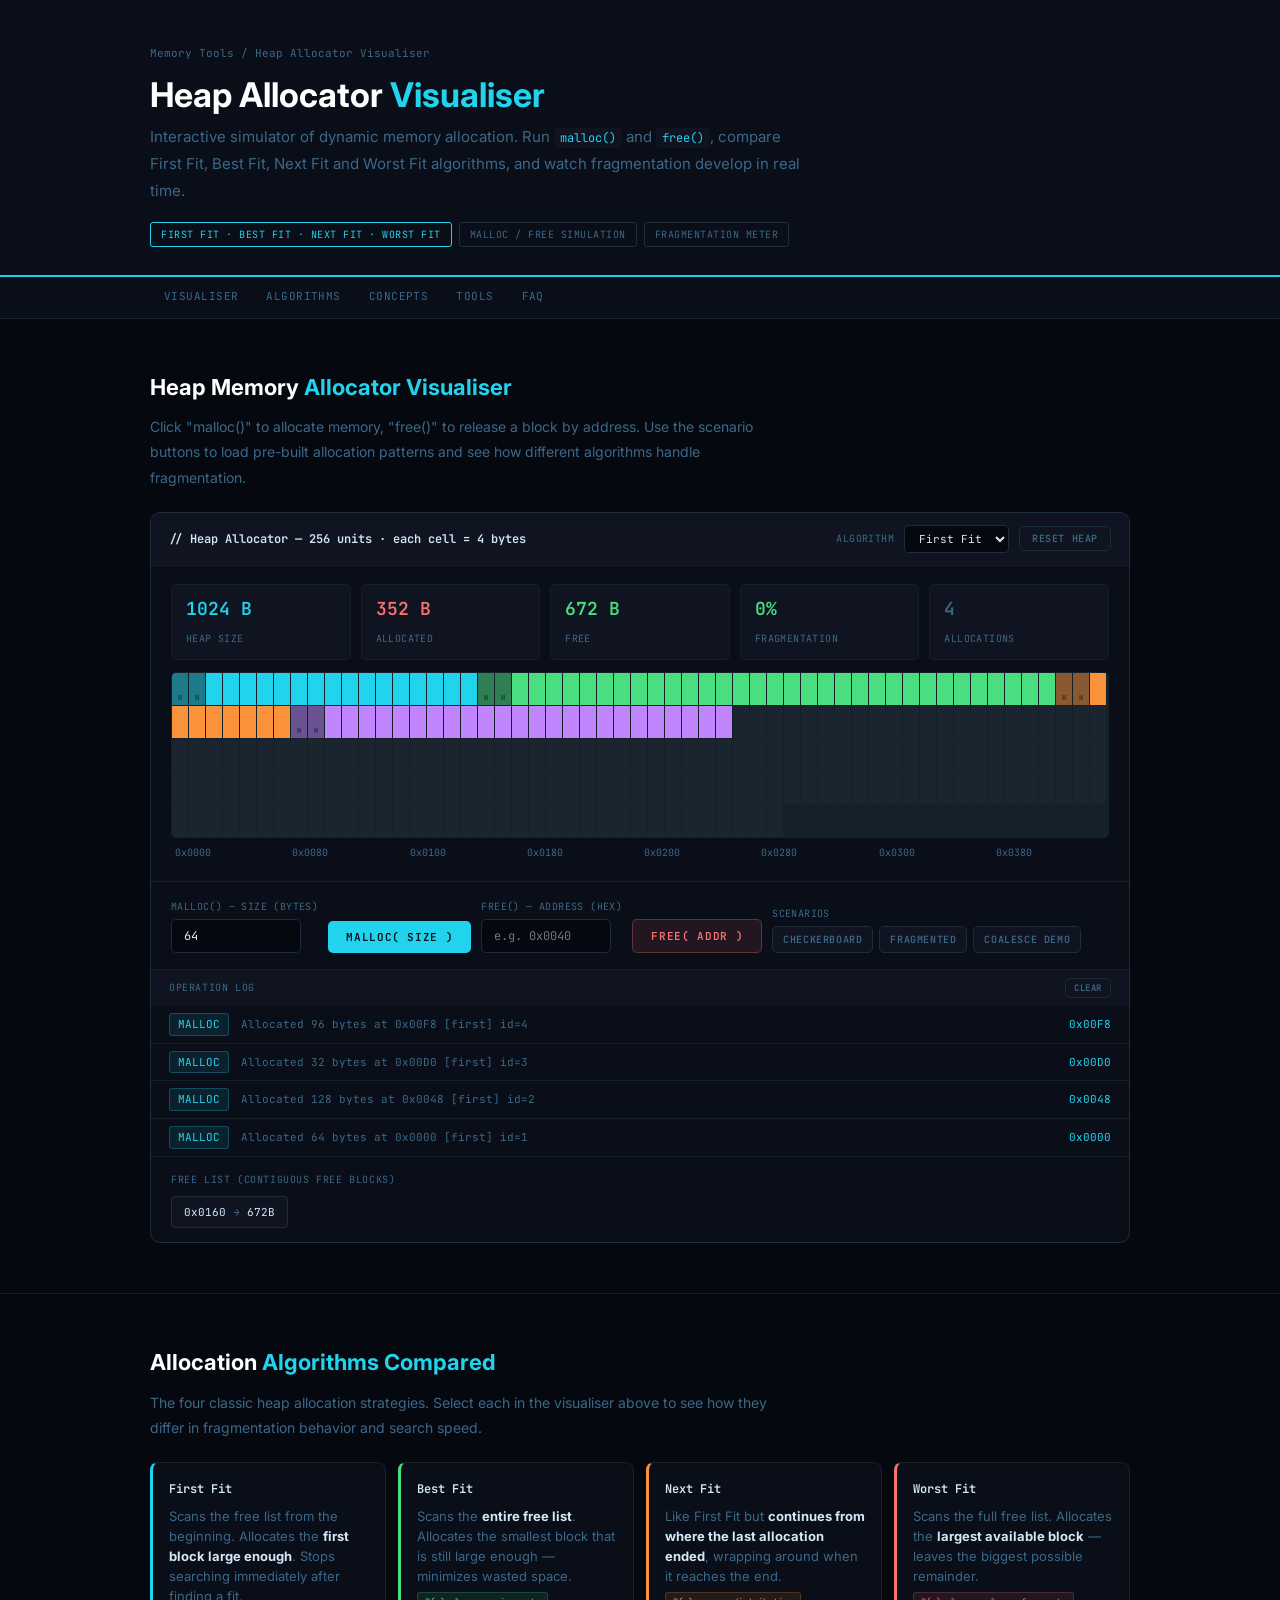
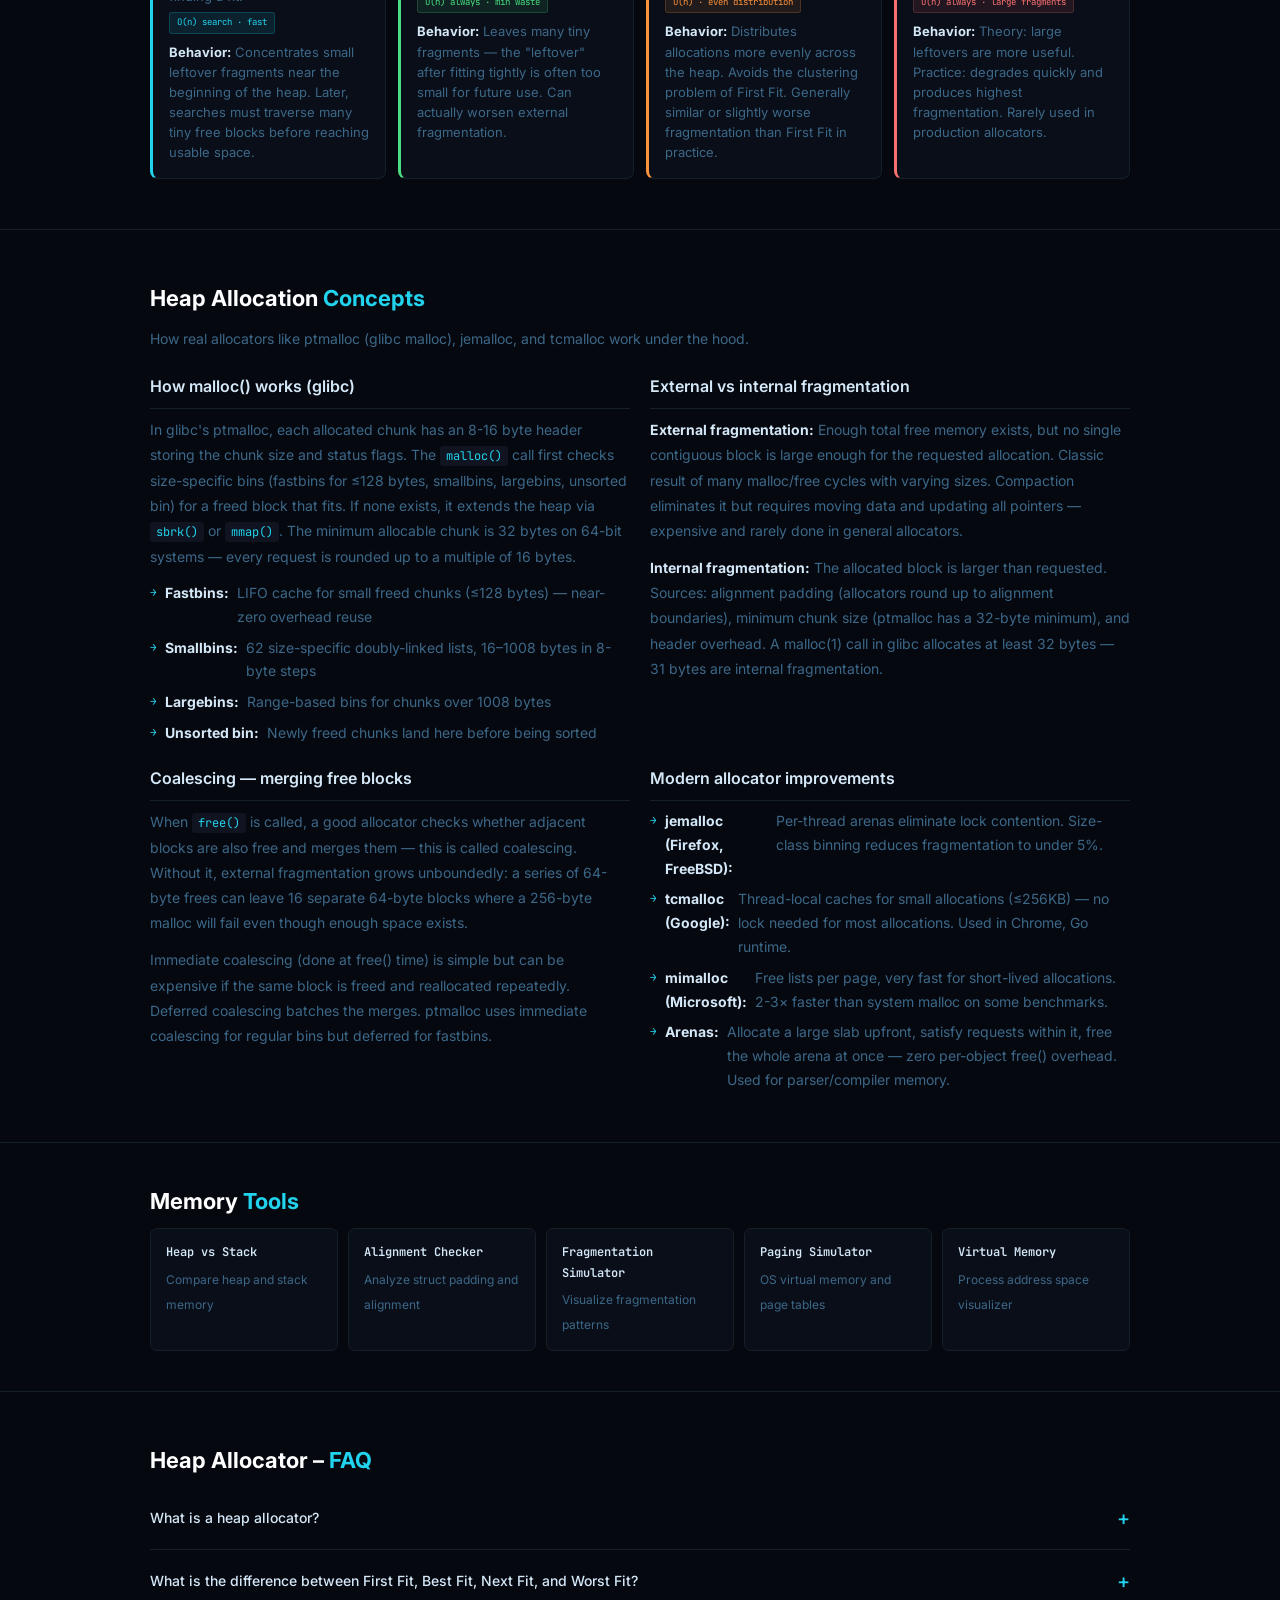
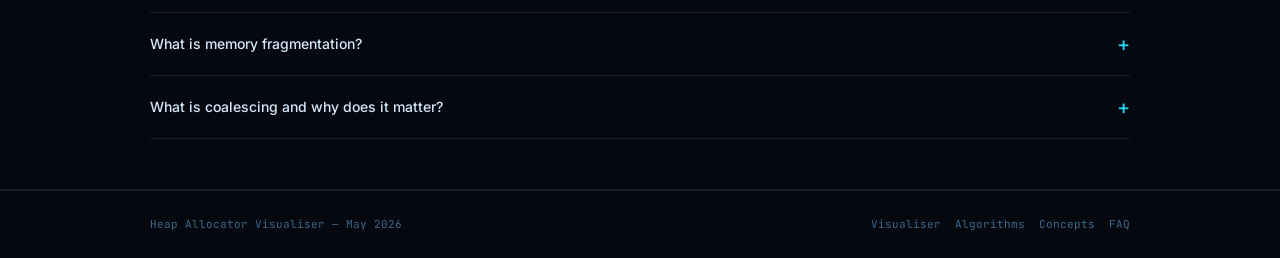
<file: index.html>
<!DOCTYPE html>
<html lang="en">
<head>
<meta charset="UTF-8">
<meta name="viewport" content="width=device-width, initial-scale=1.0">
<meta name="google-site-verification" content="PkLa_ViOo6FAHpvh8SacceMb95o9tePRdrqLNBz9X1M" />
<meta name="robots" content="index, follow">

<title>Heap Allocator Visualiser (Free, No Install) – Try malloc/free Online</title>
<meta name="description" content="Free browser tool: run malloc() and free() live, compare First Fit vs Best Fit vs Worst Fit, and watch fragmentation happen in real time. No signup, no install — try it now.">
<link rel="canonical" href="https://franrivalbigprojects.github.io/memory-tools/heap-allocator-visualiser/">

<script type="application/ld+json">
{
  "@context": "https://schema.org",
  "@type": "WebApplication",
  "name": "Heap Allocator Visualiser",
  "description": "Interactive heap memory allocator visualiser. Simulate malloc, free, and memory fragmentation with First Fit, Best Fit, Next Fit, and Worst Fit algorithms.",
  "url": "https://franrivalbigprojects.github.io/memory-tools/heap-allocator-visualiser/",
  "applicationCategory": "EducationalApplication",
  "operatingSystem": "Web",
  "offers": { "@type": "Offer", "price": "0", "priceCurrency": "USD" }
}
</script>
<script type="application/ld+json">
{
  "@context": "https://schema.org",
  "@type": "FAQPage",
  "mainEntity": [
    {
      "@type": "Question",
      "name": "What is a heap allocator?",
      "acceptedAnswer": { "@type": "Answer", "text": "A heap allocator manages the dynamic memory region (the heap) in a process's address space. When you call malloc() in C or new in C++, the allocator finds a free block of sufficient size, marks it as allocated, and returns a pointer to it. When you call free(), the allocator marks the block as available again. The allocator must track which blocks are free and which are in use, typically using a free list or bitmap." }
    },
    {
      "@type": "Question",
      "name": "What is the difference between First Fit, Best Fit, and Worst Fit allocation?",
      "acceptedAnswer": { "@type": "Answer", "text": "First Fit scans from the beginning of the heap and allocates the first free block large enough — fast but causes fragmentation at the start. Best Fit searches the entire free list for the smallest sufficient block — minimizes wasted space but creates many tiny unusable fragments. Next Fit is like First Fit but continues searching from where it last left off — distributes allocation more evenly. Worst Fit always picks the largest free block — leaves larger remaining fragments, better for variable-size allocations." }
    },
    {
      "@type": "Question",
      "name": "What is memory fragmentation?",
      "acceptedAnswer": { "@type": "Answer", "text": "Memory fragmentation occurs when free memory exists but cannot be used because it is split into many small, non-contiguous blocks. External fragmentation happens when free blocks are scattered — you have enough total free memory but no single block is large enough for a new allocation. Internal fragmentation occurs when allocated blocks are larger than requested — the excess space within an allocated block is wasted. Compaction (moving allocated blocks together) can eliminate external fragmentation but requires updating all pointers." }
    }
  ]
}
</script>

<link rel="preconnect" href="https://fonts.googleapis.com">
<link rel="preconnect" href="https://fonts.gstatic.com" crossorigin>
<link href="https://fonts.googleapis.com/css2?family=Inter:wght@300;400;500;600;700&family=JetBrains+Mono:wght@400;500;600&display=swap" rel="stylesheet">

<style>
*, *::before, *::after { box-sizing: border-box; margin: 0; padding: 0; }
:root {
  --bg:   #060810; --bg2: #0a0e18; --bg3: #0f1420;
  --b:    #162028; --b2:  #1e2c3c;
  --text: #d4e8f8; --muted: #3c6888;
  --acc:  #22d3ee; --acc2: #06b6d4;
  --grn:  #4ade80; --grn-d: rgba(74,222,128,.08);
  --org:  #fb923c; --org-d: rgba(251,146,60,.08);
  --red:  #f87171; --red-d: rgba(248,113,113,.08);
  --pur:  '#c084fc'; --yel: #fbbf24;
  --mono: 'JetBrains Mono',monospace; --sans: 'Inter',sans-serif;

  /* ALLOCATION COLORS */
  --c0: #22d3ee; --c1: #4ade80; --c2: #fb923c; --c3: #c084fc;
  --c4: #f472b6; --c5: #fbbf24; --c6: #34d399; --c7: #60a5fa;
}
html { scroll-behavior: smooth; }
body { background: var(--bg); color: var(--text); font-family: var(--sans); font-size: 15px; line-height: 1.7; }
.container { max-width: 1020px; margin: 0 auto; padding: 0 20px; }

/* HEADER */
header { background: var(--bg2); border-bottom: 2px solid var(--acc); padding: 44px 0 28px; }
.bc { font-family: var(--mono); font-size: 11px; color: var(--muted); margin-bottom: 12px; }
.bc a { color: var(--muted); text-decoration: none; }
h1 { font-size: clamp(20px, 3.8vw, 34px); font-weight: 700; color: #fff; margin-bottom: 10px; line-height: 1.1; }
h1 em { color: var(--acc); font-style: normal; }
.lead { font-size: 15px; color: var(--muted); max-width: 660px; margin-bottom: 18px; }
.pills { display: flex; gap: 7px; flex-wrap: wrap; }
.pill { font-family: var(--mono); font-size: 10px; padding: 3px 10px; border: 1px solid var(--b2); border-radius: 3px; color: var(--muted); text-transform: uppercase; letter-spacing: .05em; }
.pill.a { border-color: var(--acc); color: var(--acc); }

/* NAV */
.nav { background: var(--bg2); border-bottom: 1px solid var(--b); position: sticky; top: 0; z-index: 100; }
.nav .container { display: flex; overflow-x: auto; }
.nav a { font-family: var(--mono); font-size: 11px; color: var(--muted); text-decoration: none; padding: 10px 14px; white-space: nowrap; border-bottom: 2px solid transparent; text-transform: uppercase; letter-spacing: .04em; transition: color .15s, border-color .15s; }
.nav a:hover { color: var(--acc); border-bottom-color: var(--acc); }

/* SECTIONS */
section { padding: 50px 0; border-bottom: 1px solid var(--b); }
h2 { font-size: 22px; font-weight: 700; margin-bottom: 8px; color: #fff; }
h2 em { color: var(--acc); font-style: normal; }
.sec-lead { color: var(--muted); font-size: 14px; margin-bottom: 22px; max-width: 640px; }
h3 { font-size: 16px; font-weight: 600; color: var(--text); margin: 28px 0 8px; }
p { margin-bottom: 12px; color: var(--muted); font-size: 14px; line-height: 1.8; }
p:last-child { margin-bottom: 0; }
code { font-family: var(--mono); font-size: 12px; background: var(--bg3); padding: 2px 6px; border-radius: 3px; color: var(--acc); }
strong { color: var(--text); }

/* VISUALISER TOOL */
.vis-wrap { background: var(--bg2); border: 1.5px solid var(--b2); border-radius: 10px; overflow: hidden; }
.vis-toolbar { background: var(--bg3); border-bottom: 1px solid var(--b); padding: 12px 18px; display: flex; justify-content: space-between; align-items: center; flex-wrap: wrap; gap: 8px; }
.vis-title { font-family: var(--mono); font-size: 12px; font-weight: 600; color: var(--text); }
.vis-config { display: flex; gap: 10px; align-items: center; flex-wrap: wrap; }
.cfg-label { font-family: var(--mono); font-size: 10px; color: var(--muted); text-transform: uppercase; letter-spacing: .04em; }
.cfg-select { background: var(--bg); border: 1px solid var(--b2); color: var(--text); font-family: var(--mono); font-size: 11px; padding: 5px 10px; border-radius: 4px; outline: none; cursor: pointer; transition: border-color .2s; }
.cfg-select:focus { border-color: var(--acc); }

/* HEAP CANVAS */
.heap-canvas-wrap { padding: 18px 20px; border-bottom: 1px solid var(--b); }
.heap-stats { display: flex; gap: 10px; flex-wrap: wrap; margin-bottom: 12px; }
.hs { background: var(--bg3); border: 1px solid var(--b); border-radius: 5px; padding: 9px 14px; flex: 1; min-width: 100px; }
.hs-val { font-family: var(--mono); font-size: 18px; font-weight: 600; display: block; }
.hs-label { font-family: var(--mono); font-size: 10px; color: var(--muted); text-transform: uppercase; letter-spacing: .04em; }

.heap-grid { display: flex; flex-wrap: wrap; gap: 1px; background: var(--b); border: 1px solid var(--b); border-radius: 5px; overflow: hidden; min-height: 60px; }
.heap-cell {
  width: 16px; height: 32px;
  background: var(--bg3);
  cursor: pointer;
  transition: filter .15s;
  position: relative;
  flex-shrink: 0;
}
.heap-cell:hover { filter: brightness(1.4); }
.heap-cell.free { background: #1a2530; }
.heap-cell.free:hover { background: #223040; }
.heap-cell.header { opacity: 0.6; }
.heap-cell-label {
  position: absolute; bottom: 1px; left: 0; right: 0;
  font-family: var(--mono); font-size: 7px; color: rgba(0,0,0,0.7);
  text-align: center; overflow: hidden; white-space: nowrap;
  font-weight: 600; pointer-events: none;
}
.heap-address {
  display: flex; gap: 0; margin-top: 4px;
}
.heap-addr-label {
  font-family: var(--mono); font-size: 10px; color: var(--muted);
  padding: 2px 4px; flex: 1; text-align: left;
}

/* CONTROLS */
.controls { padding: 16px 20px; display: flex; gap: 10px; flex-wrap: wrap; align-items: flex-end; border-bottom: 1px solid var(--b); }
.ctrl-group { display: flex; flex-direction: column; gap: 4px; }
.ctrl-label { font-family: var(--mono); font-size: 10px; color: var(--muted); text-transform: uppercase; letter-spacing: .04em; }
.ctrl-input { background: var(--bg); border: 1px solid var(--b2); color: var(--text); font-family: var(--mono); font-size: 12px; padding: 8px 12px; border-radius: 5px; outline: none; width: 130px; transition: border-color .2s; }
.ctrl-input:focus { border-color: var(--acc); }

.btn { font-family: var(--mono); font-size: 11px; font-weight: 600; padding: 9px 18px; border-radius: 5px; cursor: pointer; text-transform: uppercase; letter-spacing: .06em; transition: all .15s; border: none; }
.btn-p { background: var(--acc); color: #030e14; }
.btn-p:hover { background: var(--acc2); }
.btn-r { background: rgba(248,113,113,.1); border: 1px solid rgba(248,113,113,.3); color: var(--red); }
.btn-r:hover { background: var(--red-d); }
.btn-s { background: var(--bg3); border: 1px solid var(--b2); color: var(--muted); }
.btn-s:hover { border-color: var(--acc); color: var(--acc); }

/* ALLOCATION LOG */
.log-wrap { max-height: 220px; overflow-y: auto; border-bottom: 1px solid var(--b); }
.log-header { background: var(--bg3); padding: 8px 18px; display: flex; justify-content: space-between; align-items: center; }
.log-title { font-family: var(--mono); font-size: 10px; color: var(--muted); text-transform: uppercase; letter-spacing: .06em; }
.log-entry { display: flex; gap: 12px; padding: 7px 18px; border-bottom: 1px solid var(--b); font-size: 12px; align-items: center; }
.log-entry:last-child { border-bottom: none; }
.log-op { font-family: var(--mono); font-size: 11px; padding: 1px 8px; border-radius: 3px; min-width: 60px; text-align: center; }
.op-malloc { background: rgba(34,211,238,.1); color: var(--acc); border: 1px solid rgba(34,211,238,.25); }
.op-free   { background: var(--red-d); color: var(--red); border: 1px solid rgba(248,113,113,.25); }
.op-fail   { background: var(--org-d); color: var(--org); border: 1px solid rgba(251,146,60,.25); }
.log-msg { font-family: var(--mono); font-size: 11px; color: var(--muted); flex: 1; }
.log-addr { font-family: var(--mono); font-size: 11px; color: var(--acc); }

/* FREE LIST */
.free-list-wrap { padding: 14px 20px; }
.free-list-title { font-family: var(--mono); font-size: 10px; color: var(--muted); text-transform: uppercase; letter-spacing: .06em; margin-bottom: 8px; }
.free-list-items { display: flex; gap: 8px; flex-wrap: wrap; }
.fl-item { background: var(--bg3); border: 1px solid var(--b2); border-radius: 4px; padding: 6px 12px; font-family: var(--mono); font-size: 11px; color: var(--text); }
.fl-item span { color: var(--muted); }

/* ALGO COMPARISON */
.algo-grid { display: grid; grid-template-columns: repeat(auto-fill, minmax(220px, 1fr)); gap: 12px; margin-top: 10px; }
.algo-card { background: var(--bg2); border: 1px solid var(--b); border-radius: 8px; padding: 16px; border-left: 3px solid; }
.algo-card.ff { border-left-color: var(--acc); }
.algo-card.bf { border-left-color: var(--grn); }
.algo-card.nf { border-left-color: var(--org); }
.algo-card.wf { border-left-color: var(--red); }
.algo-name { font-family: var(--mono); font-size: 12px; font-weight: 600; color: var(--text); margin-bottom: 6px; }
.algo-body { font-size: 13px; color: var(--muted); line-height: 1.55; }
.algo-badge { font-family: var(--mono); font-size: 9px; padding: 2px 7px; border-radius: 3px; display: inline-block; margin-top: 6px; }

/* INFO GRID */
.info-grid { display: grid; grid-template-columns: 1fr 1fr; gap: 20px; margin-top: 8px; }
.ib h3 { margin-top: 0; border-bottom: 1px solid var(--b); padding-bottom: 8px; }
.tip-list { list-style: none; display: flex; flex-direction: column; gap: 7px; margin-top: 8px; }
.tip-list li { font-size: 14px; color: var(--muted); display: flex; gap: 8px; }
.tip-list li::before { content: '→'; color: var(--acc); font-family: var(--mono); font-size: 11px; flex-shrink: 0; margin-top: 2px; }
.tip-list strong { color: var(--text); }

/* TOOLS NAV */
.tools-grid { display: grid; grid-template-columns: repeat(auto-fill, minmax(185px, 1fr)); gap: 10px; margin-top: 8px; }
.tn { background: var(--bg2); border: 1px solid var(--b); border-radius: 7px; padding: 13px 15px; text-decoration: none; display: block; transition: border-color .15s; }
.tn:hover { border-color: var(--acc); }
.tn-n { font-family: var(--mono); font-size: 12px; font-weight: 600; color: var(--text); display: block; margin-bottom: 3px; }
.tn-d { font-size: 12px; color: var(--muted); }

/* FAQ */
.faq-item { border-bottom: 1px solid var(--b); }
.faq-q { display: flex; justify-content: space-between; align-items: center; gap: 12px; padding: 14px 0; cursor: pointer; font-size: 14px; font-weight: 500; user-select: none; color: var(--text); }
.faq-tog { font-size: 20px; color: var(--acc); flex-shrink: 0; transition: transform .2s; }
.faq-item.open .faq-tog { transform: rotate(45deg); }
.faq-a { max-height: 0; overflow: hidden; transition: max-height .3s ease, padding .3s; font-size: 14px; color: var(--muted); line-height: 1.75; }
.faq-item.open .faq-a { max-height: 400px; padding-bottom: 14px; }

footer { border-top: 1px solid var(--b); padding: 24px 0; font-family: var(--mono); font-size: 11px; color: var(--muted); }
footer .container { display: flex; justify-content: space-between; align-items: center; flex-wrap: wrap; gap: 12px; }
footer nav { display: flex; gap: 14px; flex-wrap: wrap; }
footer nav a { color: var(--muted); text-decoration: none; }
footer nav a:hover { color: var(--acc); }

@media (max-width: 640px) {
  .info-grid { grid-template-columns: 1fr; }
  .heap-cell { width: 12px; }
  footer .container { flex-direction: column; }
}
</style>
</head>
<body>

<header>
  <div class="container">
    <p class="bc"><a href="../">Memory Tools</a> / Heap Allocator Visualiser</p>
    <h1>Heap Allocator <em>Visualiser</em></h1>
    <p class="lead">Interactive simulator of dynamic memory allocation. Run <code>malloc()</code> and <code>free()</code>, compare First Fit, Best Fit, Next Fit and Worst Fit algorithms, and watch fragmentation develop in real time.</p>
    <div class="pills">
      <span class="pill a">First Fit · Best Fit · Next Fit · Worst Fit</span>
      <span class="pill">malloc / free simulation</span>
      <span class="pill">Fragmentation meter</span>
    </div>
  </div>
</header>

<nav class="nav">
  <div class="container">
    <a href="#visualiser">Visualiser</a>
    <a href="#algorithms">Algorithms</a>
    <a href="#concepts">Concepts</a>
    <a href="#tools">Tools</a>
    <a href="#faq">FAQ</a>
  </div>
</nav>

<!-- MAIN VISUALISER -->
<section id="visualiser">
  <div class="container">
    <h2>Heap Memory <em>Allocator Visualiser</em></h2>
    <p class="sec-lead">Click "malloc()" to allocate memory, "free()" to release a block by address. Use the scenario buttons to load pre-built allocation patterns and see how different algorithms handle fragmentation.</p>

    <div class="vis-wrap">
      <div class="vis-toolbar">
        <span class="vis-title">// Heap Allocator — 256 units · each cell = 4 bytes</span>
        <div class="vis-config">
          <span class="cfg-label">Algorithm</span>
          <select class="cfg-select" id="algo-select" onchange="setAlgo()">
            <option value="first">First Fit</option>
            <option value="best">Best Fit</option>
            <option value="next">Next Fit</option>
            <option value="worst">Worst Fit</option>
          </select>
          <button class="btn btn-s" style="font-size:10px;padding:5px 12px;" onclick="resetHeap()">Reset Heap</button>
        </div>
      </div>

      <!-- STATS -->
      <div class="heap-canvas-wrap">
        <div class="heap-stats">
          <div class="hs"><span class="hs-val" id="st-total" style="color:var(--acc)">1024 B</span><span class="hs-label">Heap size</span></div>
          <div class="hs"><span class="hs-val" id="st-used" style="color:var(--red)">0 B</span><span class="hs-label">Allocated</span></div>
          <div class="hs"><span class="hs-val" id="st-free" style="color:var(--grn)">1024 B</span><span class="hs-label">Free</span></div>
          <div class="hs"><span class="hs-val" id="st-frag" style="color:var(--org)">0%</span><span class="hs-label">Fragmentation</span></div>
          <div class="hs"><span class="hs-val" id="st-allocs" style="color:var(--muted)">0</span><span class="hs-label">Allocations</span></div>
        </div>
        <!-- HEAP GRID -->
        <div class="heap-grid" id="heap-grid"></div>
        <!-- ADDRESS BAR -->
        <div class="heap-address" id="addr-bar"></div>
      </div>

      <!-- CONTROLS -->
      <div class="controls">
        <div class="ctrl-group">
          <span class="ctrl-label">malloc() — size (bytes)</span>
          <input class="ctrl-input" type="number" id="malloc-size" value="64" min="4" max="512" step="4" placeholder="64">
        </div>
        <div class="ctrl-group">
          <span class="ctrl-label">&nbsp;</span>
          <button class="btn btn-p" onclick="doMalloc()">malloc( size )</button>
        </div>
        <div class="ctrl-group">
          <span class="ctrl-label">free() — address (hex)</span>
          <input class="ctrl-input" type="text" id="free-addr" placeholder="e.g. 0x0040">
        </div>
        <div class="ctrl-group">
          <span class="ctrl-label">&nbsp;</span>
          <button class="btn btn-r" onclick="doFree()">free( addr )</button>
        </div>
        <div class="ctrl-group">
          <span class="ctrl-label">Scenarios</span>
          <div style="display:flex;gap:6px;flex-wrap:wrap;">
            <button class="btn btn-s" onclick="runScenario('checkerboard')" style="font-size:10px;padding:6px 10px;">Checkerboard</button>
            <button class="btn btn-s" onclick="runScenario('fragmented')" style="font-size:10px;padding:6px 10px;">Fragmented</button>
            <button class="btn btn-s" onclick="runScenario('coalesce')" style="font-size:10px;padding:6px 10px;">Coalesce demo</button>
          </div>
        </div>
      </div>

      <!-- LOG -->
      <div class="log-wrap">
        <div class="log-header">
          <span class="log-title">Operation log</span>
          <button class="btn btn-s" style="font-size:9px;padding:3px 8px;" onclick="clearLog()">Clear</button>
        </div>
        <div id="op-log"></div>
      </div>

      <!-- FREE LIST -->
      <div class="free-list-wrap">
        <div class="free-list-title">Free list (contiguous free blocks)</div>
        <div class="free-list-items" id="free-list"></div>
      </div>
    </div>
  </div>
</section>

<!-- ALGORITHMS -->
<section id="algorithms">
  <div class="container">
    <h2>Allocation <em>Algorithms Compared</em></h2>
    <p class="sec-lead">The four classic heap allocation strategies. Select each in the visualiser above to see how they differ in fragmentation behavior and search speed.</p>

    <div class="algo-grid">
      <div class="algo-card ff">
        <div class="algo-name">First Fit</div>
        <div class="algo-body">Scans the free list from the beginning. Allocates the <strong>first block large enough</strong>. Stops searching immediately after finding a fit.</div>
        <span class="algo-badge" style="background:rgba(34,211,238,.1);color:var(--acc);border:1px solid rgba(34,211,238,.2);">O(n) search · fast</span>
        <div class="algo-body" style="margin-top:8px;"><strong>Behavior:</strong> Concentrates small leftover fragments near the beginning of the heap. Later, searches must traverse many tiny free blocks before reaching usable space.</div>
      </div>
      <div class="algo-card bf">
        <div class="algo-name">Best Fit</div>
        <div class="algo-body">Scans the <strong>entire free list</strong>. Allocates the smallest block that is still large enough — minimizes wasted space.</div>
        <span class="algo-badge" style="background:rgba(74,222,128,.1);color:var(--grn);border:1px solid rgba(74,222,128,.2);">O(n) always · min waste</span>
        <div class="algo-body" style="margin-top:8px;"><strong>Behavior:</strong> Leaves many tiny fragments — the "leftover" after fitting tightly is often too small for future use. Can actually worsen external fragmentation.</div>
      </div>
      <div class="algo-card nf">
        <div class="algo-name">Next Fit</div>
        <div class="algo-body">Like First Fit but <strong>continues from where the last allocation ended</strong>, wrapping around when it reaches the end.</div>
        <span class="algo-badge" style="background:rgba(251,146,60,.1);color:var(--org);border:1px solid rgba(251,146,60,.2);">O(n) · even distribution</span>
        <div class="algo-body" style="margin-top:8px;"><strong>Behavior:</strong> Distributes allocations more evenly across the heap. Avoids the clustering problem of First Fit. Generally similar or slightly worse fragmentation than First Fit in practice.</div>
      </div>
      <div class="algo-card wf">
        <div class="algo-name">Worst Fit</div>
        <div class="algo-body">Scans the full free list. Allocates the <strong>largest available block</strong> — leaves the biggest possible remainder.</div>
        <span class="algo-badge" style="background:rgba(248,113,113,.1);color:var(--red);border:1px solid rgba(248,113,113,.2);">O(n) always · large fragments</span>
        <div class="algo-body" style="margin-top:8px;"><strong>Behavior:</strong> Theory: large leftovers are more useful. Practice: degrades quickly and produces highest fragmentation. Rarely used in production allocators.</div>
      </div>
    </div>
  </div>
</section>

<!-- CONCEPTS -->
<section id="concepts">
  <div class="container">
    <h2>Heap Allocation <em>Concepts</em></h2>
    <p class="sec-lead">How real allocators like ptmalloc (glibc malloc), jemalloc, and tcmalloc work under the hood.</p>

    <div class="info-grid">
      <div class="ib">
        <h3>How malloc() works (glibc)</h3>
        <p>In glibc's ptmalloc, each allocated chunk has an 8-16 byte header storing the chunk size and status flags. The <code>malloc()</code> call first checks size-specific bins (fastbins for ≤128 bytes, smallbins, largebins, unsorted bin) for a freed block that fits. If none exists, it extends the heap via <code>sbrk()</code> or <code>mmap()</code>. The minimum allocable chunk is 32 bytes on 64-bit systems — every request is rounded up to a multiple of 16 bytes.</p>
        <ul class="tip-list">
          <li><strong>Fastbins:</strong> LIFO cache for small freed chunks (≤128 bytes) — near-zero overhead reuse</li>
          <li><strong>Smallbins:</strong> 62 size-specific doubly-linked lists, 16–1008 bytes in 8-byte steps</li>
          <li><strong>Largebins:</strong> Range-based bins for chunks over 1008 bytes</li>
          <li><strong>Unsorted bin:</strong> Newly freed chunks land here before being sorted</li>
        </ul>
      </div>
      <div class="ib">
        <h3>External vs internal fragmentation</h3>
        <p><strong>External fragmentation:</strong> Enough total free memory exists, but no single contiguous block is large enough for the requested allocation. Classic result of many malloc/free cycles with varying sizes. Compaction eliminates it but requires moving data and updating all pointers — expensive and rarely done in general allocators.</p>
        <p><strong>Internal fragmentation:</strong> The allocated block is larger than requested. Sources: alignment padding (allocators round up to alignment boundaries), minimum chunk size (ptmalloc has a 32-byte minimum), and header overhead. A malloc(1) call in glibc allocates at least 32 bytes — 31 bytes are internal fragmentation.</p>
      </div>
      <div class="ib">
        <h3>Coalescing — merging free blocks</h3>
        <p>When <code>free()</code> is called, a good allocator checks whether adjacent blocks are also free and merges them — this is called coalescing. Without it, external fragmentation grows unboundedly: a series of 64-byte frees can leave 16 separate 64-byte blocks where a 256-byte malloc will fail even though enough space exists.</p>
        <p>Immediate coalescing (done at free() time) is simple but can be expensive if the same block is freed and reallocated repeatedly. Deferred coalescing batches the merges. ptmalloc uses immediate coalescing for regular bins but deferred for fastbins.</p>
      </div>
      <div class="ib">
        <h3>Modern allocator improvements</h3>
        <ul class="tip-list">
          <li><strong>jemalloc (Firefox, FreeBSD):</strong> Per-thread arenas eliminate lock contention. Size-class binning reduces fragmentation to under 5%.</li>
          <li><strong>tcmalloc (Google):</strong> Thread-local caches for small allocations (≤256KB) — no lock needed for most allocations. Used in Chrome, Go runtime.</li>
          <li><strong>mimalloc (Microsoft):</strong> Free lists per page, very fast for short-lived allocations. 2-3× faster than system malloc on some benchmarks.</li>
          <li><strong>Arenas:</strong> Allocate a large slab upfront, satisfy requests within it, free the whole arena at once — zero per-object free() overhead. Used for parser/compiler memory.</li>
        </ul>
      </div>
    </div>
  </div>
</section>

<!-- TOOLS NAV -->
<section style="padding:40px 0;border-bottom:1px solid var(--b);">
  <div class="container">
    <h2>Memory <em>Tools</em></h2>
    <div class="tools-grid">
      <a href="../heap-vs-stack-analyzer/index.html" class="tn"><span class="tn-n">Heap vs Stack</span><span class="tn-d">Compare heap and stack memory</span></a>
      <a href="../memory-alignment-checker/index.html" class="tn"><span class="tn-n">Alignment Checker</span><span class="tn-d">Analyze struct padding and alignment</span></a>
      <a href="../memory-fragmentation-simulator/index.html" class="tn"><span class="tn-n">Fragmentation Simulator</span><span class="tn-d">Visualize fragmentation patterns</span></a>
      <a href="../paging-simulator-interactive/index.html" class="tn"><span class="tn-n">Paging Simulator</span><span class="tn-d">OS virtual memory and page tables</span></a>
      <a href="../virtual-memory-visualizer/index.html" class="tn"><span class="tn-n">Virtual Memory</span><span class="tn-d">Process address space visualizer</span></a>
    </div>
  </div>
</section>

<!-- FAQ -->
<section id="faq">
  <div class="container">
    <h2>Heap Allocator – <em>FAQ</em></h2>
    <div class="faq-item"><div class="faq-q" onclick="tf(this)">What is a heap allocator?<span class="faq-tog">+</span></div><div class="faq-a">A heap allocator manages the dynamic memory region (the heap) in a process. When you call malloc() in C or new in C++, the allocator finds a free block, marks it allocated, and returns a pointer. When you call free(), it marks the block available. The allocator tracks free and allocated blocks using data structures like free lists, bitmaps, or segregated size classes. Real-world allocators (ptmalloc, jemalloc, tcmalloc) add threading support, caching, and fragmentation reduction on top of these basic algorithms.</div></div>
    <div class="faq-item"><div class="faq-q" onclick="tf(this)">What is the difference between First Fit, Best Fit, Next Fit, and Worst Fit?<span class="faq-tog">+</span></div><div class="faq-a">First Fit: scans from the start, picks the first block that fits — fast but creates fragmentation at heap start. Best Fit: scans everything, picks the smallest sufficient block — minimizes waste but creates many tiny unusable fragments. Next Fit: like First Fit but resumes from last allocation position — more even distribution. Worst Fit: picks the largest block — leaves large remainders in theory, but in practice causes the worst fragmentation. Try each in the visualiser above with the "Fragmented" scenario to see the difference. First Fit generally performs best in practice — it's what glibc's malloc uses as a fallback.</div></div>
    <div class="faq-item"><div class="faq-q" onclick="tf(this)">What is memory fragmentation?<span class="faq-tog">+</span></div><div class="faq-a">External fragmentation: enough total free memory exists, but it's split into small non-contiguous blocks — a malloc(256) can fail even with 1KB free if no single 256-byte block exists. Internal fragmentation: the allocated block is larger than requested, wasting space inside the allocation — caused by alignment requirements and minimum chunk sizes. The "Checkerboard" scenario in the visualiser above creates maximum external fragmentation by allocating then freeing every other block. Load it then try a large malloc to see it fail despite plentiful free memory.</div></div>
    <div class="faq-item"><div class="faq-q" onclick="tf(this)">What is coalescing and why does it matter?<span class="faq-tog">+</span></div><div class="faq-a">Coalescing is merging adjacent free blocks into a single larger block when free() is called. Without coalescing, a heap that's been through many malloc/free cycles of similar-sized allocations will accumulate many small free blocks. Calling malloc() for a slightly larger size will fail even though equivalent total space is available. Run the "Coalesce demo" scenario in the visualiser to see a case where adjacent frees are merged. Modern allocators like ptmalloc perform immediate coalescing for normal chunks — adjacent free blocks are merged immediately when free() is called.</div></div>
  </div>
</section>

<footer>
  <div class="container">
    <span>Heap Allocator Visualiser — May 2026</span>
    <nav>
      <a href="#visualiser">Visualiser</a>
      <a href="#algorithms">Algorithms</a>
      <a href="#concepts">Concepts</a>
      <a href="#faq">FAQ</a>
    </nav>
  </div>
</footer>

<!-- ================================================================
     JAVASCRIPT — ES5, NO ARROW FUNCTIONS
     Heap simulator: 256 units × 4 bytes = 1024 bytes
     ================================================================ -->
<script>

/* ── CONSTANTS ── */
var CELL_BYTES  = 4;       /* each cell = 4 bytes */
var HEAP_CELLS  = 256;     /* total cells */
var HEADER_SIZE = 2;       /* cells used for block header */
var HEAP_BYTES  = HEAP_CELLS * CELL_BYTES;

/* ── STATE ── */
var heap        = [];      /* array of HEAP_CELLS, each: { allocated: bool, blockId: int|null, color: str, isHeader: bool } */
var blocks      = {};      /* blockId -> { start, size, color, addr } */
var nextBlockId = 1;
var nextFitPos  = 0;
var currentAlgo = 'first';
var logEntries  = [];
var colorPool   = ['var(--c0)','var(--c1)','var(--c2)','var(--c3)','var(--c4)','var(--c5)','var(--c6)','var(--c7)'];
var colorIdx    = 0;

function nextColor() {
  var c = colorPool[colorIdx % colorPool.length];
  colorIdx++;
  return c;
}

/* ── INIT HEAP ── */
function initHeap() {
  heap = [];
  for (var i = 0; i < HEAP_CELLS; i++) {
    heap.push({ allocated: false, blockId: null, color: '', isHeader: false });
  }
  blocks      = {};
  nextBlockId = 1;
  nextFitPos  = 0;
  colorIdx    = 0;
  logEntries  = [];
}

/* ── FIND FREE BLOCK (allocation algorithms) ── */
function findFreeBlock(requestCells) {
  /* Returns start index of free run, or -1 */
  var needed = requestCells + HEADER_SIZE;
  if (currentAlgo === 'first') {
    return findFirst(needed, 0);
  } else if (currentAlgo === 'best') {
    return findBest(needed);
  } else if (currentAlgo === 'next') {
    var pos = findFirst(needed, nextFitPos);
    if (pos === -1) { pos = findFirst(needed, 0); } /* wrap */
    return pos;
  } else { /* worst */
    return findWorst(needed);
  }
}

function findFirst(needed, startFrom) {
  var i = startFrom;
  while (i <= HEAP_CELLS - needed) {
    if (isFreeRun(i, needed)) { return i; }
    i++;
  }
  return -1;
}

function findBest(needed) {
  var bestStart = -1;
  var bestSize  = Infinity;
  var i = 0;
  while (i < HEAP_CELLS) {
    if (!heap[i].allocated) {
      /* Measure run length */
      var runLen = 0;
      var j = i;
      while (j < HEAP_CELLS && !heap[j].allocated) { runLen++; j++; }
      if (runLen >= needed && runLen < bestSize) {
        bestSize  = runLen;
        bestStart = i;
      }
      i = j;
    } else { i++; }
  }
  return bestStart;
}

function findWorst(needed) {
  var worstStart = -1;
  var worstSize  = -1;
  var i = 0;
  while (i < HEAP_CELLS) {
    if (!heap[i].allocated) {
      var runLen = 0;
      var j = i;
      while (j < HEAP_CELLS && !heap[j].allocated) { runLen++; j++; }
      if (runLen >= needed && runLen > worstSize) {
        worstSize  = runLen;
        worstStart = i;
      }
      i = j;
    } else { i++; }
  }
  return worstStart;
}

function isFreeRun(start, len) {
  for (var i = start; i < start + len; i++) {
    if (i >= HEAP_CELLS || heap[i].allocated) { return false; }
  }
  return true;
}

/* ── MALLOC ── */
function doMalloc() {
  var sizeBytes = parseInt(document.getElementById('malloc-size').value) || 64;
  sizeBytes = Math.max(4, Math.min(512, sizeBytes));
  /* Round up to multiple of 4 */
  sizeBytes = Math.ceil(sizeBytes / 4) * 4;
  var requestCells = sizeBytes / CELL_BYTES;
  var pos = findFreeBlock(requestCells);

  if (pos === -1) {
    addLog('fail', 'malloc(' + sizeBytes + ')', null, 'No free block found (' + currentAlgo + ' failed)');
    renderHeap(); return;
  }

  var id    = nextBlockId++;
  var color = nextColor();
  var addr  = '0x' + (pos * CELL_BYTES).toString(16).toUpperCase().padStart(4,'0');
  var totalCells = requestCells + HEADER_SIZE;

  /* Mark header cells */
  heap[pos].allocated = true;
  heap[pos].blockId   = id;
  heap[pos].color     = color;
  heap[pos].isHeader  = true;
  heap[pos+1].allocated = true;
  heap[pos+1].blockId   = id;
  heap[pos+1].color     = color;
  heap[pos+1].isHeader  = true;

  /* Mark payload cells */
  for (var i = pos + HEADER_SIZE; i < pos + totalCells; i++) {
    heap[i].allocated = true;
    heap[i].blockId   = id;
    heap[i].color     = color;
    heap[i].isHeader  = false;
  }

  blocks[id] = { start: pos, totalCells: totalCells, payloadBytes: sizeBytes, color: color, addr: addr };
  nextFitPos = (pos + totalCells) % HEAP_CELLS;

  addLog('malloc', 'malloc(' + sizeBytes + ')', addr, 'Allocated ' + sizeBytes + ' bytes at ' + addr + ' [' + currentAlgo + '] id=' + id);
  renderHeap();
}

/* ── FREE ── */
function doFree() {
  var addrStr = document.getElementById('free-addr').value.trim();
  /* Find block by address or click */
  var addrNum;
  if (addrStr.indexOf('0x') === 0 || addrStr.indexOf('0X') === 0) {
    addrNum = parseInt(addrStr, 16);
  } else {
    addrNum = parseInt(addrStr, 10);
  }
  var cellIdx = Math.floor(addrNum / CELL_BYTES);

  /* Find block by start cell */
  var foundId = null;
  for (var id in blocks) {
    if (blocks.hasOwnProperty(id) && blocks[id].start === cellIdx) {
      foundId = parseInt(id); break;
    }
  }
  /* Also search for the block containing this cell */
  if (foundId === null && !isNaN(cellIdx) && cellIdx >= 0 && cellIdx < HEAP_CELLS) {
    var bid = heap[cellIdx].blockId;
    if (bid !== null) { foundId = bid; }
  }

  if (foundId === null) {
    addLog('fail', 'free(' + addrStr + ')', null, 'Invalid address or block not found');
    return;
  }

  var block = blocks[foundId];
  /* Clear all cells */
  for (var i = block.start; i < block.start + block.totalCells; i++) {
    heap[i].allocated = false;
    heap[i].blockId   = null;
    heap[i].color     = '';
    heap[i].isHeader  = false;
  }
  addLog('free', 'free(' + block.addr + ')', block.addr, 'Freed ' + block.payloadBytes + ' bytes, id=' + foundId);
  delete blocks[foundId];
  document.getElementById('free-addr').value = '';
  renderHeap();
}

function freeBlockById(id) {
  if (!blocks[id]) { return; }
  var block = blocks[id];
  for (var i = block.start; i < block.start + block.totalCells; i++) {
    heap[i].allocated = false; heap[i].blockId = null; heap[i].color = ''; heap[i].isHeader = false;
  }
  addLog('free', 'free(' + block.addr + ')', block.addr, 'Freed ' + block.payloadBytes + ' bytes');
  delete blocks[id];
  renderHeap();
}

/* ── SCENARIOS ── */
function runScenario(name) {
  resetHeap();
  if (name === 'checkerboard') {
    /* Allocate 8 blocks of 64 bytes, then free even-indexed ones */
    var ids = [];
    for (var i = 0; i < 8; i++) {
      document.getElementById('malloc-size').value = 64;
      doMalloc();
      /* Capture last allocated id */
      ids.push(nextBlockId - 1);
    }
    for (var j = 0; j < ids.length; j += 2) {
      if (blocks[ids[j]]) { freeBlockById(ids[j]); }
    }
    addLog('malloc', 'Scenario: Checkerboard', null, 'Alternating alloc/free — max external fragmentation');
  } else if (name === 'fragmented') {
    /* Vary sizes: 16, 48, 32, 80, 24, 64, 16, 48 then free half */
    var sizes = [16, 48, 32, 80, 24, 64, 16, 48];
    var fids = [];
    for (var k = 0; k < sizes.length; k++) {
      document.getElementById('malloc-size').value = sizes[k];
      doMalloc();
      fids.push(nextBlockId - 1);
    }
    /* Free odd-indexed */
    for (var m = 1; m < fids.length; m += 2) {
      if (blocks[fids[m]]) { freeBlockById(fids[m]); }
    }
    addLog('malloc', 'Scenario: Fragmented', null, 'Variable-size fragmentation pattern');
  } else if (name === 'coalesce') {
    /* 3 small adjacent blocks then free them all — coalesced into one big block */
    var cs = [64, 64, 64];
    var cids = [];
    for (var n = 0; n < cs.length; n++) {
      document.getElementById('malloc-size').value = cs[n];
      doMalloc();
      cids.push(nextBlockId - 1);
    }
    addLog('malloc', 'Scenario: Coalesce', null, 'Three 64B blocks allocated. Now free them to see coalescing.');
  }
  renderHeap();
}

/* ── RENDER ── */
function renderHeap() {
  var grid = document.getElementById('heap-grid');
  var html = '';
  for (var i = 0; i < HEAP_CELLS; i++) {
    var cell = heap[i];
    var style = '';
    if (cell.allocated) {
      style = 'background:' + cell.color + ';' + (cell.isHeader ? 'opacity:0.5;' : '');
    }
    var label = '';
    if (cell.isHeader && cell.color) {
      label = '<div class="heap-cell-label">H</div>';
    }
    var cls = 'heap-cell' + (cell.allocated ? '' : ' free') + (cell.isHeader ? ' header' : '');
    var blockId = cell.blockId;
    var onclick = '';
    if (cell.allocated && blockId !== null) {
      onclick = ' onclick="clickCell(' + blockId + ')"';
    }
    html += '<div class="' + cls + '" style="' + style + '" title="' + (cell.allocated ? 'Block ' + blockId + ' @ 0x' + (i*4).toString(16).toUpperCase() : 'Free @ 0x' + (i*4).toString(16).toUpperCase()) + '"' + onclick + '>' + label + '</div>';
  }
  grid.innerHTML = html;

  /* Address labels */
  var addrBar = document.getElementById('addr-bar');
  var addrHtml = '';
  var step = 32;
  for (var a = 0; a < HEAP_CELLS; a += step) {
    addrHtml += '<div class="heap-addr-label" style="width:' + (step * 17) + 'px">0x' + (a * 4).toString(16).toUpperCase().padStart(4,'0') + '</div>';
  }
  addrBar.innerHTML = addrHtml;

  updateStats();
  renderFreeList();
}

function clickCell(blockId) {
  if (!blocks[blockId]) { return; }
  document.getElementById('free-addr').value = blocks[blockId].addr;
}

function updateStats() {
  var usedCells  = 0;
  var freeCells  = 0;
  var freeRuns   = [];
  var inFreeRun  = false;
  var runStart   = 0;

  for (var i = 0; i < HEAP_CELLS; i++) {
    if (heap[i].allocated) {
      usedCells++;
      if (inFreeRun) { freeRuns.push({ start: runStart, len: i - runStart }); inFreeRun = false; }
    } else {
      freeCells++;
      if (!inFreeRun) { inFreeRun = true; runStart = i; }
    }
  }
  if (inFreeRun) { freeRuns.push({ start: runStart, len: HEAP_CELLS - runStart }); }

  /* Fragmentation: % of free space that is unusable due to being too small for a 32-byte (8 cell) request */
  var smallFreeUnits = 0;
  for (var r = 0; r < freeRuns.length; r++) {
    if (freeRuns[r].len < 8 + HEADER_SIZE) { smallFreeUnits += freeRuns[r].len; }
  }
  var fragPct = freeCells > 0 ? Math.round((smallFreeUnits / freeCells) * 100) : 0;

  document.getElementById('st-used').textContent  = (usedCells * CELL_BYTES) + ' B';
  document.getElementById('st-free').textContent  = (freeCells * CELL_BYTES) + ' B';
  document.getElementById('st-frag').textContent  = fragPct + '%';
  document.getElementById('st-allocs').textContent = Object.keys(blocks).length;

  /* Color stats */
  var fragEl = document.getElementById('st-frag');
  fragEl.style.color = fragPct > 40 ? 'var(--red)' : fragPct > 20 ? 'var(--org)' : 'var(--grn)';
}

function renderFreeList() {
  var container = document.getElementById('free-list');
  var runs = [];
  var inRun = false, start = 0;
  for (var i = 0; i < HEAP_CELLS; i++) {
    if (!heap[i].allocated) {
      if (!inRun) { inRun = true; start = i; }
    } else {
      if (inRun) { runs.push({ start: start, len: i - start }); inRun = false; }
    }
  }
  if (inRun) { runs.push({ start: start, len: HEAP_CELLS - start }); }

  if (!runs.length) {
    container.innerHTML = '<span style="font-family:var(--mono);font-size:11px;color:var(--red);">Heap full — no free blocks</span>';
    return;
  }
  var html = '';
  for (var j = 0; j < runs.length; j++) {
    var r = runs[j];
    html += '<div class="fl-item">0x' + (r.start * 4).toString(16).toUpperCase().padStart(4,'0') + ' <span>→</span> ' + (r.len * 4) + 'B</div>';
  }
  container.innerHTML = html;
}

/* ── LOG ── */
function addLog(type, op, addr, msg) {
  var entry = { type: type, op: op, addr: addr, msg: msg };
  logEntries.unshift(entry);
  if (logEntries.length > 50) { logEntries.pop(); }
  var container = document.getElementById('op-log');
  var opClass = type === 'malloc' ? 'op-malloc' : type === 'free' ? 'op-free' : 'op-fail';
  var addrHtml = addr ? '<span class="log-addr">' + addr + '</span>' : '';
  var existing = container.innerHTML;
  container.innerHTML = '<div class="log-entry"><span class="log-op ' + opClass + '">' + type.toUpperCase() + '</span><span class="log-msg">' + escH(msg) + '</span>' + addrHtml + '</div>' + existing;
}

function clearLog() {
  document.getElementById('op-log').innerHTML = '';
  logEntries = [];
}

function resetHeap() {
  initHeap();
  renderHeap();
  document.getElementById('op-log').innerHTML = '';
  document.getElementById('free-addr').value = '';
  document.getElementById('malloc-size').value = 64;
}

function setAlgo() {
  currentAlgo = document.getElementById('algo-select').value;
  nextFitPos  = 0;
}

function tf(el) {
  var item = el.parentNode;
  var isOpen = item.className.indexOf('open') !== -1;
  var all = document.querySelectorAll('.faq-item');
  for (var i = 0; i < all.length; i++) { all[i].className = 'faq-item'; }
  if (!isOpen) { item.className = 'faq-item open'; }
}

function escH(s) { return String(s).replace(/&/g,'&amp;').replace(/</g,'&lt;').replace(/>/g,'&gt;'); }

/* KEYBOARD SHORTCUT */
document.addEventListener('keydown', function(e) {
  if (e.key === 'm' || e.key === 'M') { doMalloc(); }
  if (e.key === 'f' || e.key === 'F') { doFree(); }
});

/* ── INIT ── */
initHeap();
renderHeap();
/* Pre-load a few allocations to show the visualiser in action */
setTimeout(function() {
  document.getElementById('malloc-size').value = 64;  doMalloc();
  document.getElementById('malloc-size').value = 128; doMalloc();
  document.getElementById('malloc-size').value = 32;  doMalloc();
  document.getElementById('malloc-size').value = 96;  doMalloc();
  document.getElementById('malloc-size').value = 64;
}, 50);

</script>
</body>
</html>
</file>
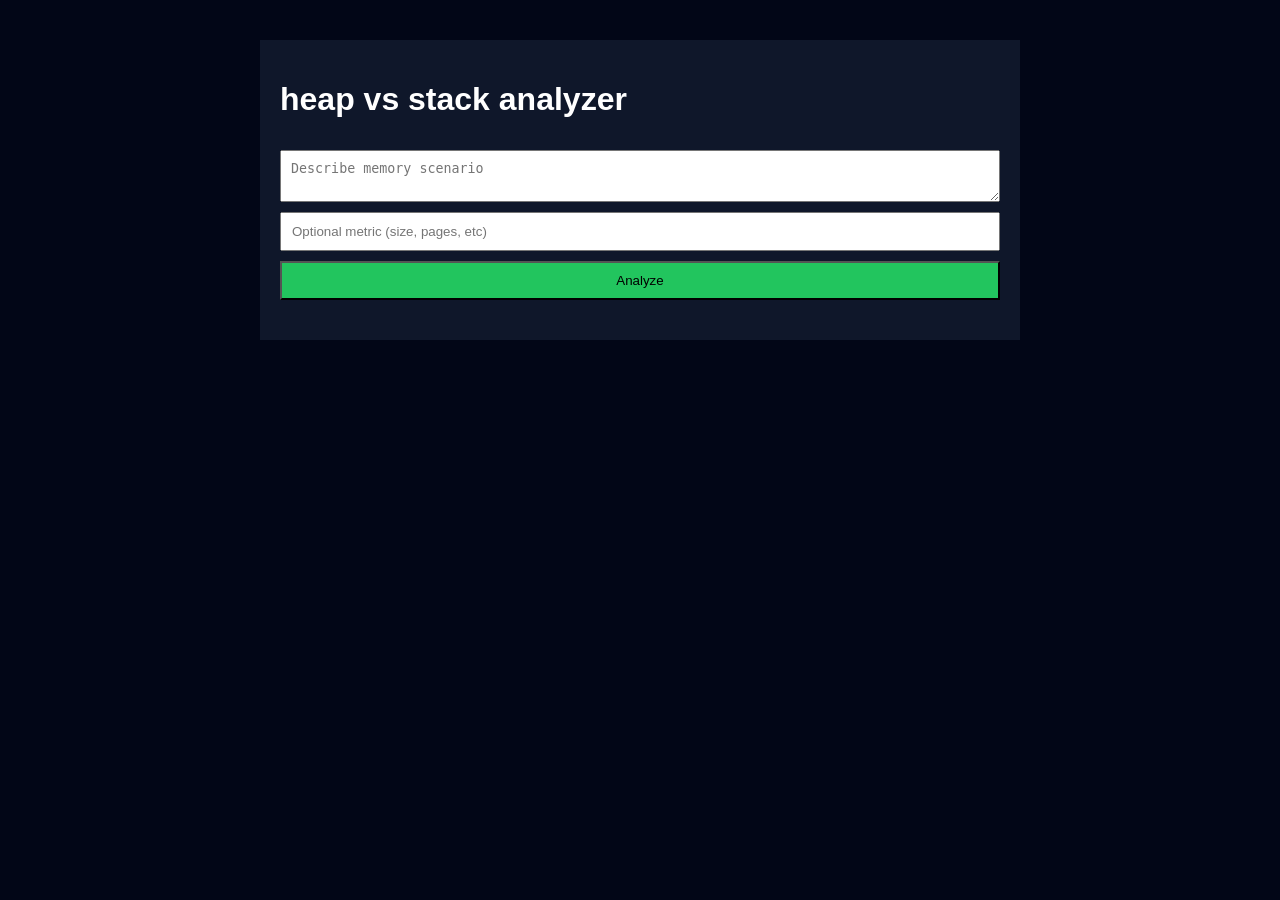
<file: heap-vs-stack-analyzer/index.html>
<html><head><meta charset='UTF-8'><title>heap vs stack analyzer</title>
<link rel='stylesheet' href='styles.css'></head>
<body><div class='container'>
<h1>heap vs stack analyzer</h1>
<textarea id='input' placeholder='Describe memory scenario'></textarea>
<input id='value' placeholder='Optional metric (size, pages, etc)'>
<button onclick='run()'>Analyze</button>
<div id='res' class='result'></div>
</div><script src='script.js'></script></body></html>
</file>
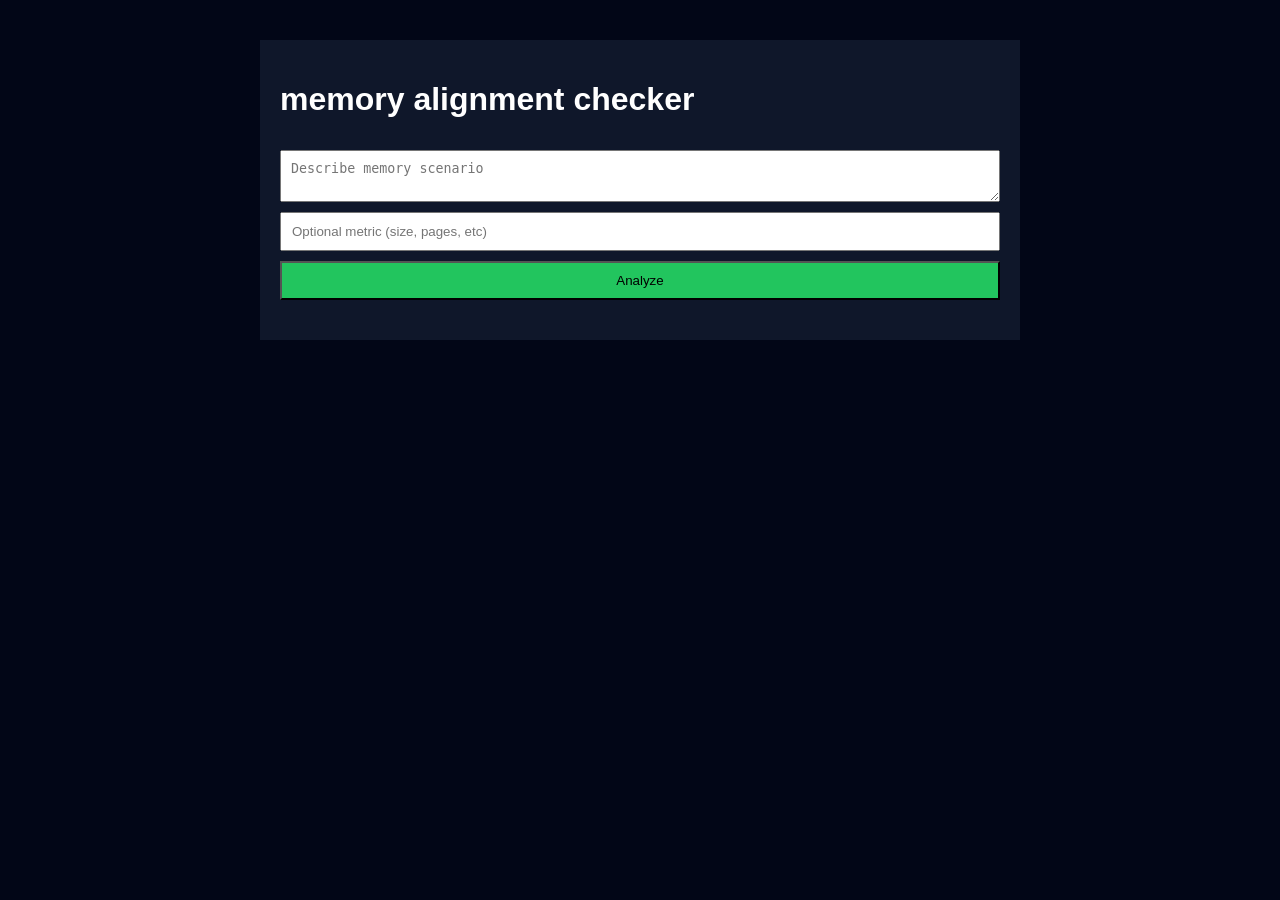
<file: memory-alignment-checker/index.html>
<html><head><meta charset='UTF-8'><title>memory alignment checker</title>
<link rel='stylesheet' href='styles.css'></head>
<body><div class='container'>
<h1>memory alignment checker</h1>
<textarea id='input' placeholder='Describe memory scenario'></textarea>
<input id='value' placeholder='Optional metric (size, pages, etc)'>
<button onclick='run()'>Analyze</button>
<div id='res' class='result'></div>
</div><script src='script.js'></script></body></html>
</file>
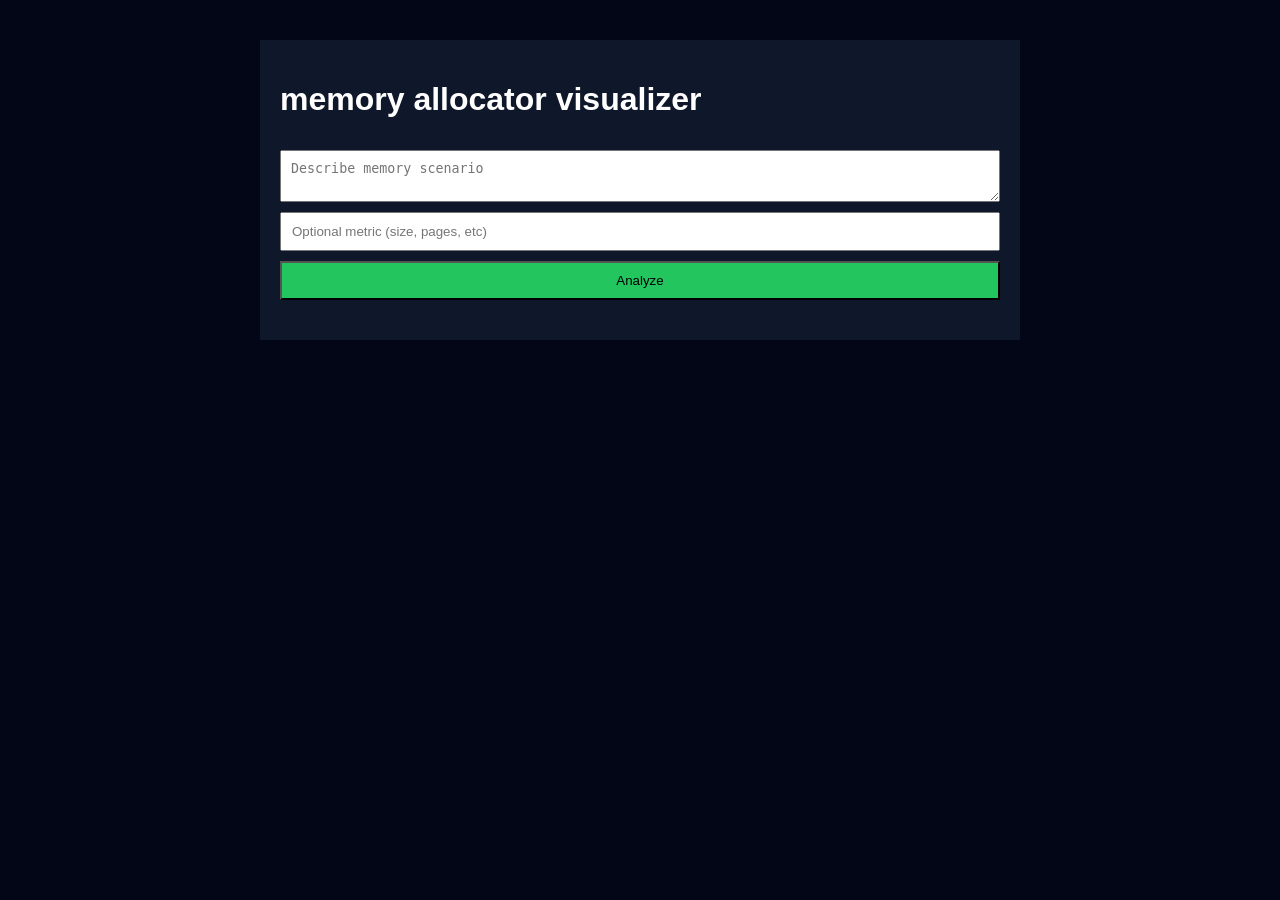
<file: memory-allocator-visualizer/index.html>
<html><head><meta charset='UTF-8'><title>memory allocator visualizer</title>
<link rel='stylesheet' href='styles.css'></head>
<body><div class='container'>
<h1>memory allocator visualizer</h1>
<textarea id='input' placeholder='Describe memory scenario'></textarea>
<input id='value' placeholder='Optional metric (size, pages, etc)'>
<button onclick='run()'>Analyze</button>
<div id='res' class='result'></div>
</div><script src='script.js'></script></body></html>
</file>
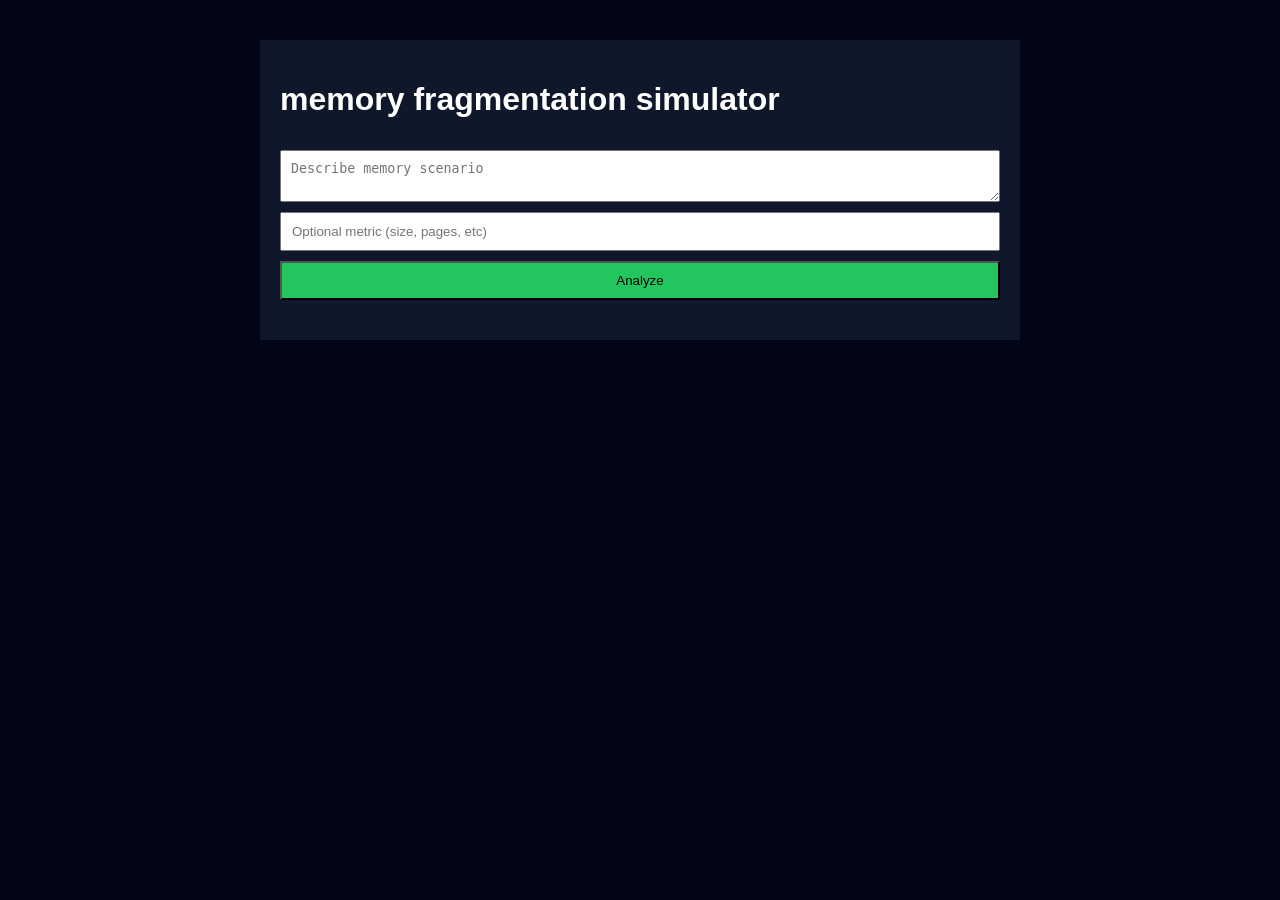
<file: memory-fragmentation-simulator/index.html>
<html><head><meta charset='UTF-8'><title>memory fragmentation simulator</title>
<link rel='stylesheet' href='styles.css'></head>
<body><div class='container'>
<h1>memory fragmentation simulator</h1>
<textarea id='input' placeholder='Describe memory scenario'></textarea>
<input id='value' placeholder='Optional metric (size, pages, etc)'>
<button onclick='run()'>Analyze</button>
<div id='res' class='result'></div>
</div><script src='script.js'></script></body></html>
</file>
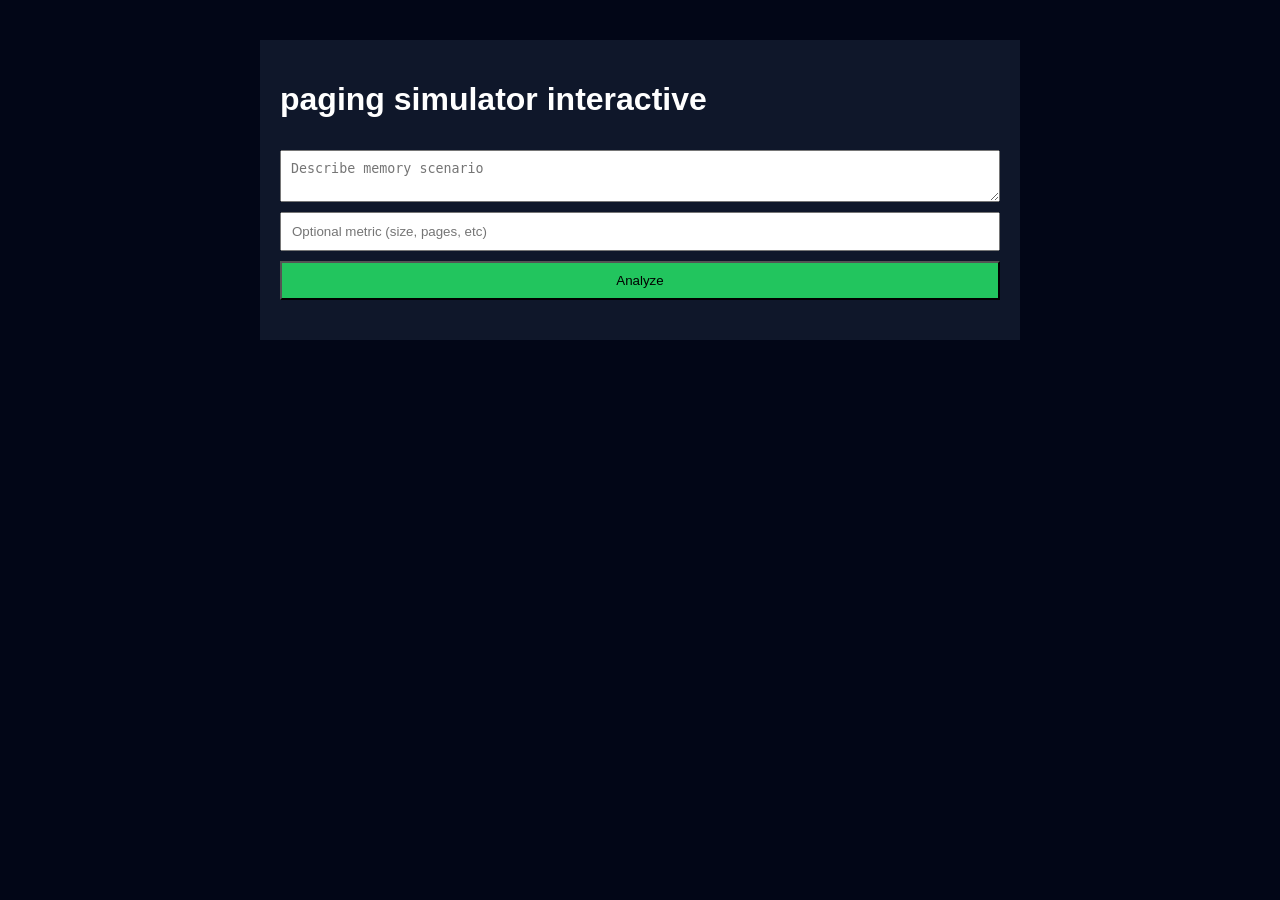
<file: paging-simulator-interactive/index.html>
<html><head><meta charset='UTF-8'><title>paging simulator interactive</title>
<link rel='stylesheet' href='styles.css'></head>
<body><div class='container'>
<h1>paging simulator interactive</h1>
<textarea id='input' placeholder='Describe memory scenario'></textarea>
<input id='value' placeholder='Optional metric (size, pages, etc)'>
<button onclick='run()'>Analyze</button>
<div id='res' class='result'></div>
</div><script src='script.js'></script></body></html>
</file>
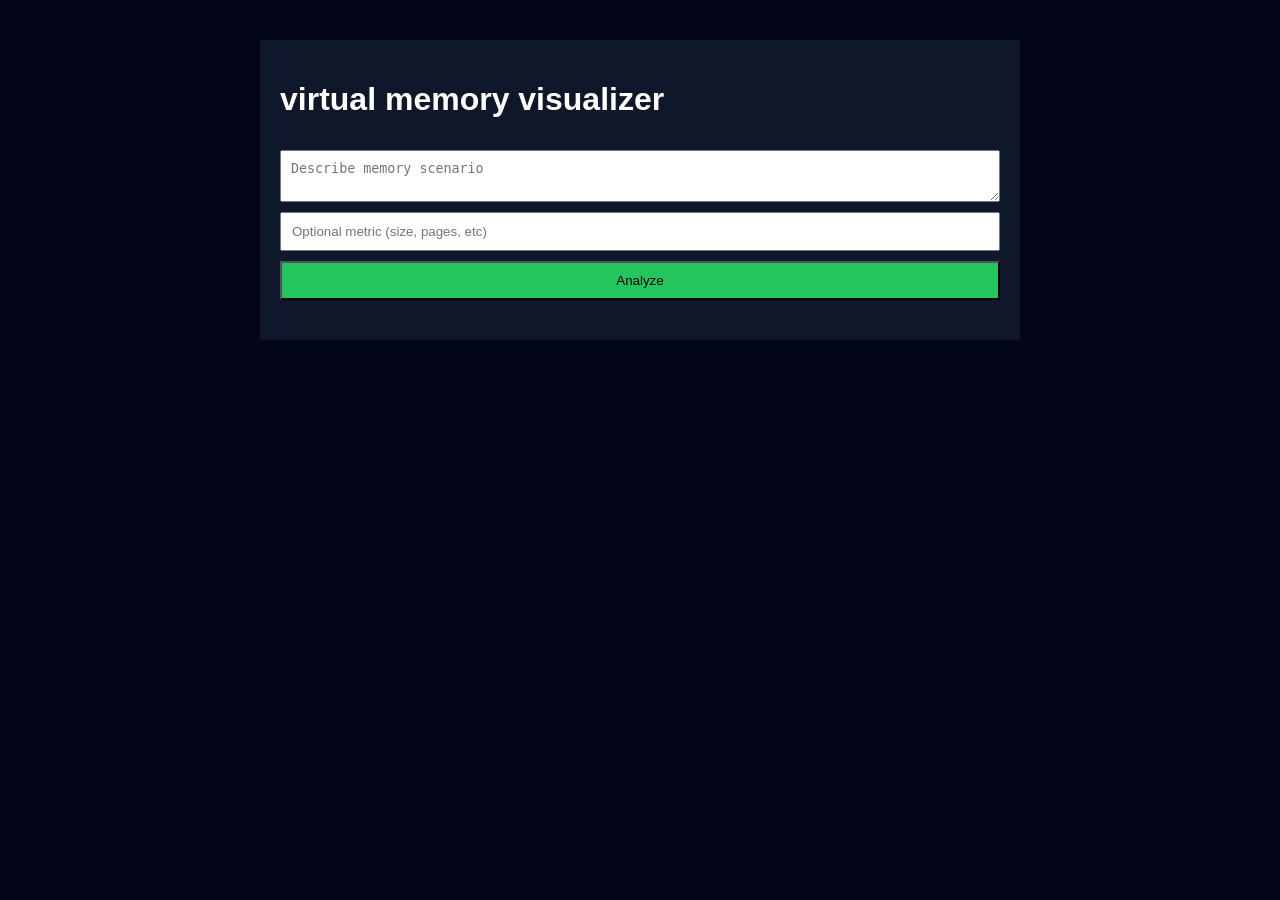
<file: virtual-memory-visualizer/index.html>
<html><head><meta charset='UTF-8'><title>virtual memory visualizer</title>
<link rel='stylesheet' href='styles.css'></head>
<body><div class='container'>
<h1>virtual memory visualizer</h1>
<textarea id='input' placeholder='Describe memory scenario'></textarea>
<input id='value' placeholder='Optional metric (size, pages, etc)'>
<button onclick='run()'>Analyze</button>
<div id='res' class='result'></div>
</div><script src='script.js'></script></body></html>
</file>
<file: heap-vs-stack-analyzer/styles.css>
body{font-family:Arial;background:#020617;color:#fff}.container{max-width:720px;margin:40px auto;padding:20px;background:#0f172a}textarea,input{width:100%;margin-top:10px;padding:10px}button{margin-top:10px;width:100%;padding:10px;background:#22c55e}.result{margin-top:20px;white-space:pre-wrap}
</file>
<file: memory-alignment-checker/styles.css>
body{font-family:Arial;background:#020617;color:#fff}.container{max-width:720px;margin:40px auto;padding:20px;background:#0f172a}textarea,input{width:100%;margin-top:10px;padding:10px}button{margin-top:10px;width:100%;padding:10px;background:#22c55e}.result{margin-top:20px;white-space:pre-wrap}
</file>
<file: memory-allocator-visualizer/styles.css>
body{font-family:Arial;background:#020617;color:#fff}.container{max-width:720px;margin:40px auto;padding:20px;background:#0f172a}textarea,input{width:100%;margin-top:10px;padding:10px}button{margin-top:10px;width:100%;padding:10px;background:#22c55e}.result{margin-top:20px;white-space:pre-wrap}
</file>
<file: memory-fragmentation-simulator/styles.css>
body{font-family:Arial;background:#020617;color:#fff}.container{max-width:720px;margin:40px auto;padding:20px;background:#0f172a}textarea,input{width:100%;margin-top:10px;padding:10px}button{margin-top:10px;width:100%;padding:10px;background:#22c55e}.result{margin-top:20px;white-space:pre-wrap}
</file>
<file: paging-simulator-interactive/styles.css>
body{font-family:Arial;background:#020617;color:#fff}.container{max-width:720px;margin:40px auto;padding:20px;background:#0f172a}textarea,input{width:100%;margin-top:10px;padding:10px}button{margin-top:10px;width:100%;padding:10px;background:#22c55e}.result{margin-top:20px;white-space:pre-wrap}
</file>
<file: virtual-memory-visualizer/styles.css>
body{font-family:Arial;background:#020617;color:#fff}.container{max-width:720px;margin:40px auto;padding:20px;background:#0f172a}textarea,input{width:100%;margin-top:10px;padding:10px}button{margin-top:10px;width:100%;padding:10px;background:#22c55e}.result{margin-top:20px;white-space:pre-wrap}
</file>
